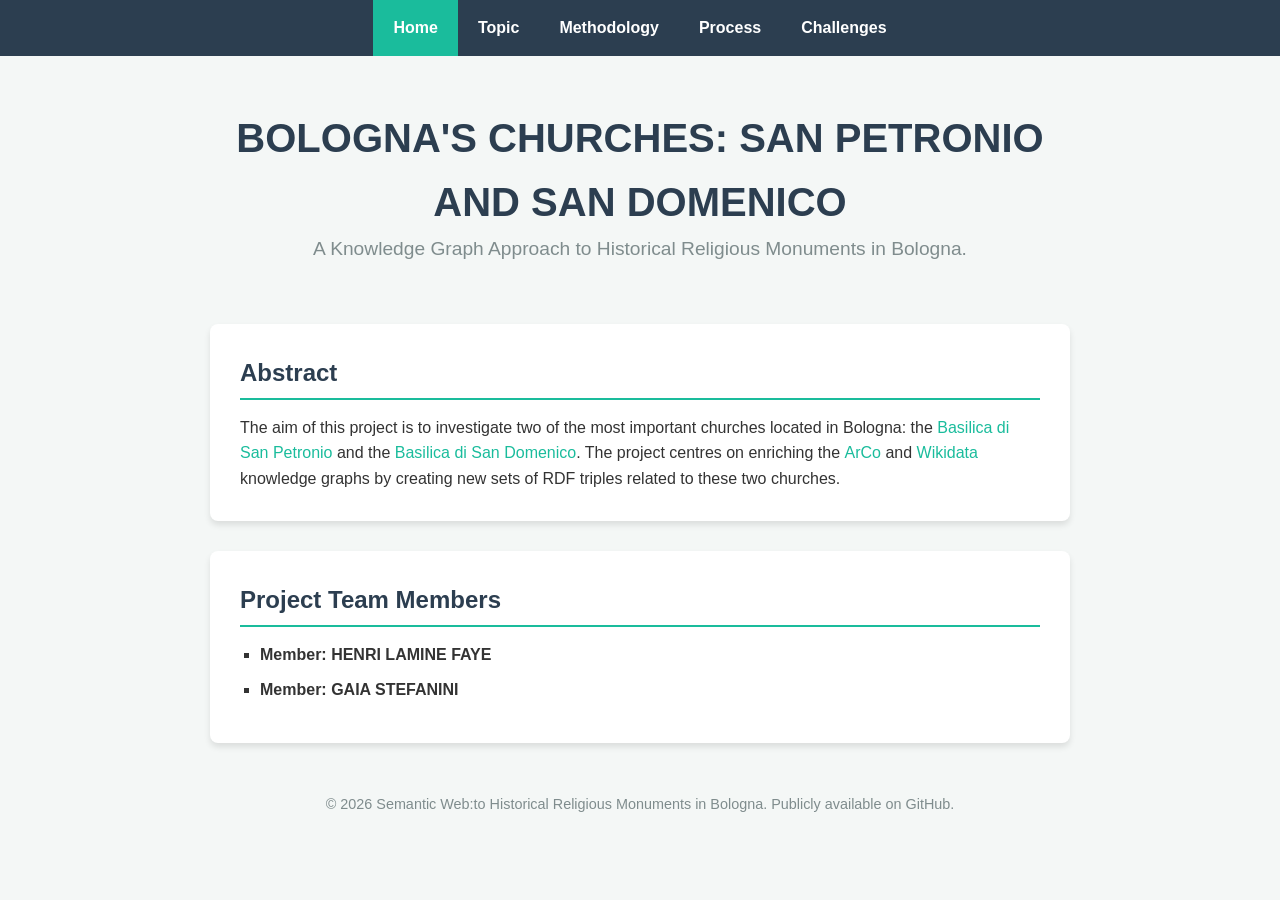
<file: index.html>
<!DOCTYPE html>
<html lang="en">
<head>
    <meta charset="UTF-8">
    <meta name="viewport" content="width=device-width, initial-scale=1.0">
    <title>Home - Semantic Web Project</title>
    <link rel="stylesheet" href="style.css">
</head>
<body>

    <!-- Universal Navigation Menu -->
    <header>
        <nav class="navbar">
            <ul>
                <li><a href="index.html" class="active">Home</a></li>
                <li><a href="topic.html">Topic</a></li>
                <li><a href="methodology.html">Methodology</a></li>
                <li><a href="process.html">Process</a></li>
                <li><a href="challenges.html">Challenges</a></li>
            </ul>
        </nav>
    </header>

    <!-- Main Content Box -->
    <main class="container">
        
        <section class="hero">
            <h1>BOLOGNA'S CHURCHES: SAN PETRONIO AND SAN DOMENICO</h1>
            <p class="subtitle"> A Knowledge Graph Approach to Historical Religious Monuments in Bologna.</p>
        </section>

        <section class="card">
            <h2>Abstract</h2>
            <p>
                The aim of this project is to investigate two of the most important churches located in Bologna: the <a href="https://it.wikipedia.org/wiki/Basilica_di_San_Petronio">Basilica di San Petronio</a> and the <a href="https://it.wikipedia.org/wiki/Basilica_patriarcale_di_San_Domenico">Basilica di San Domenico</a>. The project centres on enriching the <a href="https://dati.beniculturali.it/arco/index.php">ArCo</a> and <a href="https://www.wikidata.org/wiki/Wikidata:Main_Page">Wikidata</a> knowledge graphs by creating new sets of RDF triples related to these two churches. 
                 
            </p>
        </section>

        <section class="card">
            <h2>Project Team Members</h2>
            <ul class="team-list">
                <li><strong>Member: HENRI LAMINE FAYE</strong></li>
                <li><strong>Member: GAIA STEFANINI</strong></li>
            
            </ul>
        </section>

    </main>

    <footer>
        <p>&copy; 2026 Semantic Web:to Historical Religious Monuments in Bologna. Publicly available on GitHub.</p>
    </footer>

</body>
</html>
</file>
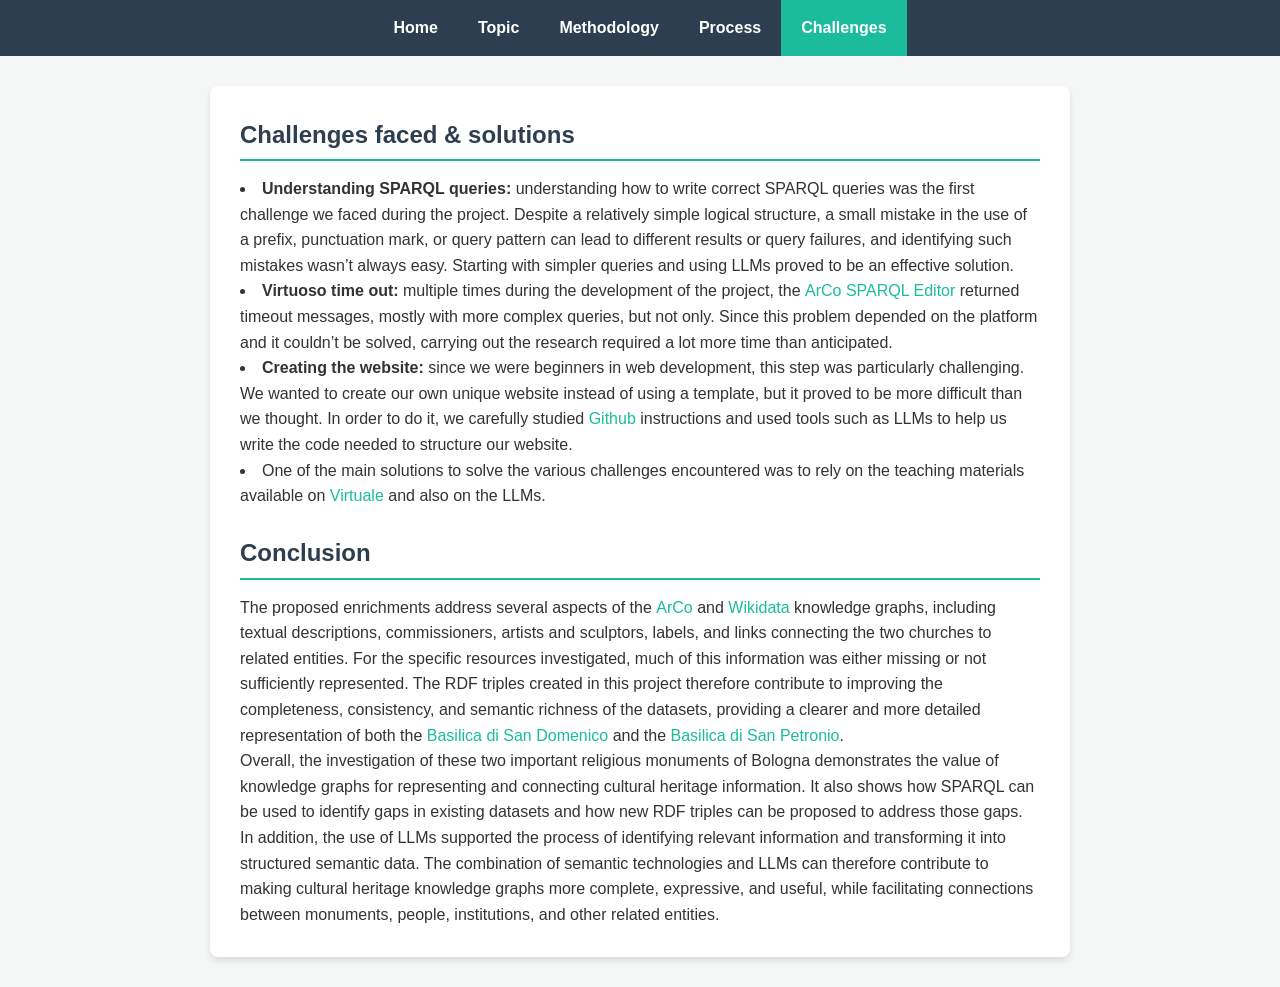
<file: challenges.html>
<!DOCTYPE html>
<html lang="en">
<head>
    <meta charset="UTF-8">
    <title>Challenges - Semantic Web Project</title>
    <link rel="stylesheet" href="style.css">
</head>
<body>
    <header>
        <nav class="navbar">
            <ul>
                <li><a href="index.html">Home</a></li>
                <li><a href="topic.html">Topic</a></li>
                <li><a href="methodology.html">Methodology</a></li>
                <li><a href="process.html">Process</a></li>
                <li><a href="challenges.html" class="active">Challenges</a></li>
            </ul>
        </nav>
    </header>
    <main class="container">
        <section class="card">
            <h2>Challenges faced & solutions</h2>
            <p><li><b>Understanding SPARQL queries:</b> understanding how to write correct SPARQL queries was the first challenge we faced during the project. Despite a relatively simple logical structure, a small mistake in the use of a prefix, punctuation mark, or query pattern can lead to different results or query failures, and identifying such mistakes wasn’t always easy. Starting with simpler queries and using LLMs proved to be an effective solution.</li></p>
                <p></p>
                <p><li><b>Virtuoso time out:</b> multiple times during the development of the project, the <a href="https://dati.cultura.gov.it/sparql">ArCo SPARQL Editor</a> returned timeout messages, mostly with more complex queries, but not only. Since this problem depended on the platform and it couldn’t be solved, carrying out the research required a lot more time than anticipated.</li></p>
                <p></p>
                <p><li><b>Creating the website:</b> since we were beginners in web development, this step was particularly challenging. We wanted to create our own unique website instead of using a template, but it proved to be more difficult than we thought. In order to do it, we carefully studied <a href="https://github.com/">Github</a> instructions and used tools such as LLMs to help us write the code needed to structure our website.</li></p>
                <p></p>        
                <p><li>One of the main solutions to solve the various challenges encountered was to rely on the teaching materials available on <a href="https://virtuale.unibo.it/">Virtuale</a> and also on the LLMs.</li></p>
            <br>
            <h2>Conclusion</h2>
            <p>The proposed enrichments address several aspects of the <a href="https://dati.beniculturali.it/arco/index.php">ArCo</a> and <a href="kidata.org/wiki/Wikidata:Main_Page">Wikidata</a> knowledge graphs, including textual descriptions, commissioners, artists and sculptors, labels, and links connecting the two churches to related entities. For the specific resources investigated, much of this information was either missing or not sufficiently represented. The RDF triples created in this project therefore contribute to improving the completeness, consistency, and semantic richness of the datasets, providing a clearer and more detailed representation of both the <a href="https://it.wikipedia.org/wiki/Basilica_patriarcale_di_San_Domenico">Basilica di San Domenico</a> and the <a href="https://it.wikipedia.org/wiki/Basilica_di_San_Petronio">Basilica di San Petronio</a>.</p>
            <p>Overall, the investigation of these two important religious monuments of Bologna demonstrates the value of knowledge graphs for representing and connecting cultural heritage information. It also shows how SPARQL can be used to identify gaps in existing datasets and how new RDF triples can be proposed to address those gaps. In addition, the use of LLMs supported the process of identifying relevant information and transforming it into structured semantic data. The combination of semantic technologies and LLMs can therefore contribute to making cultural heritage knowledge graphs more complete, expressive, and useful, while facilitating connections between monuments, people, institutions, and other related entities.</p>
        </section>
    </main>
</body>
</html>
</file>
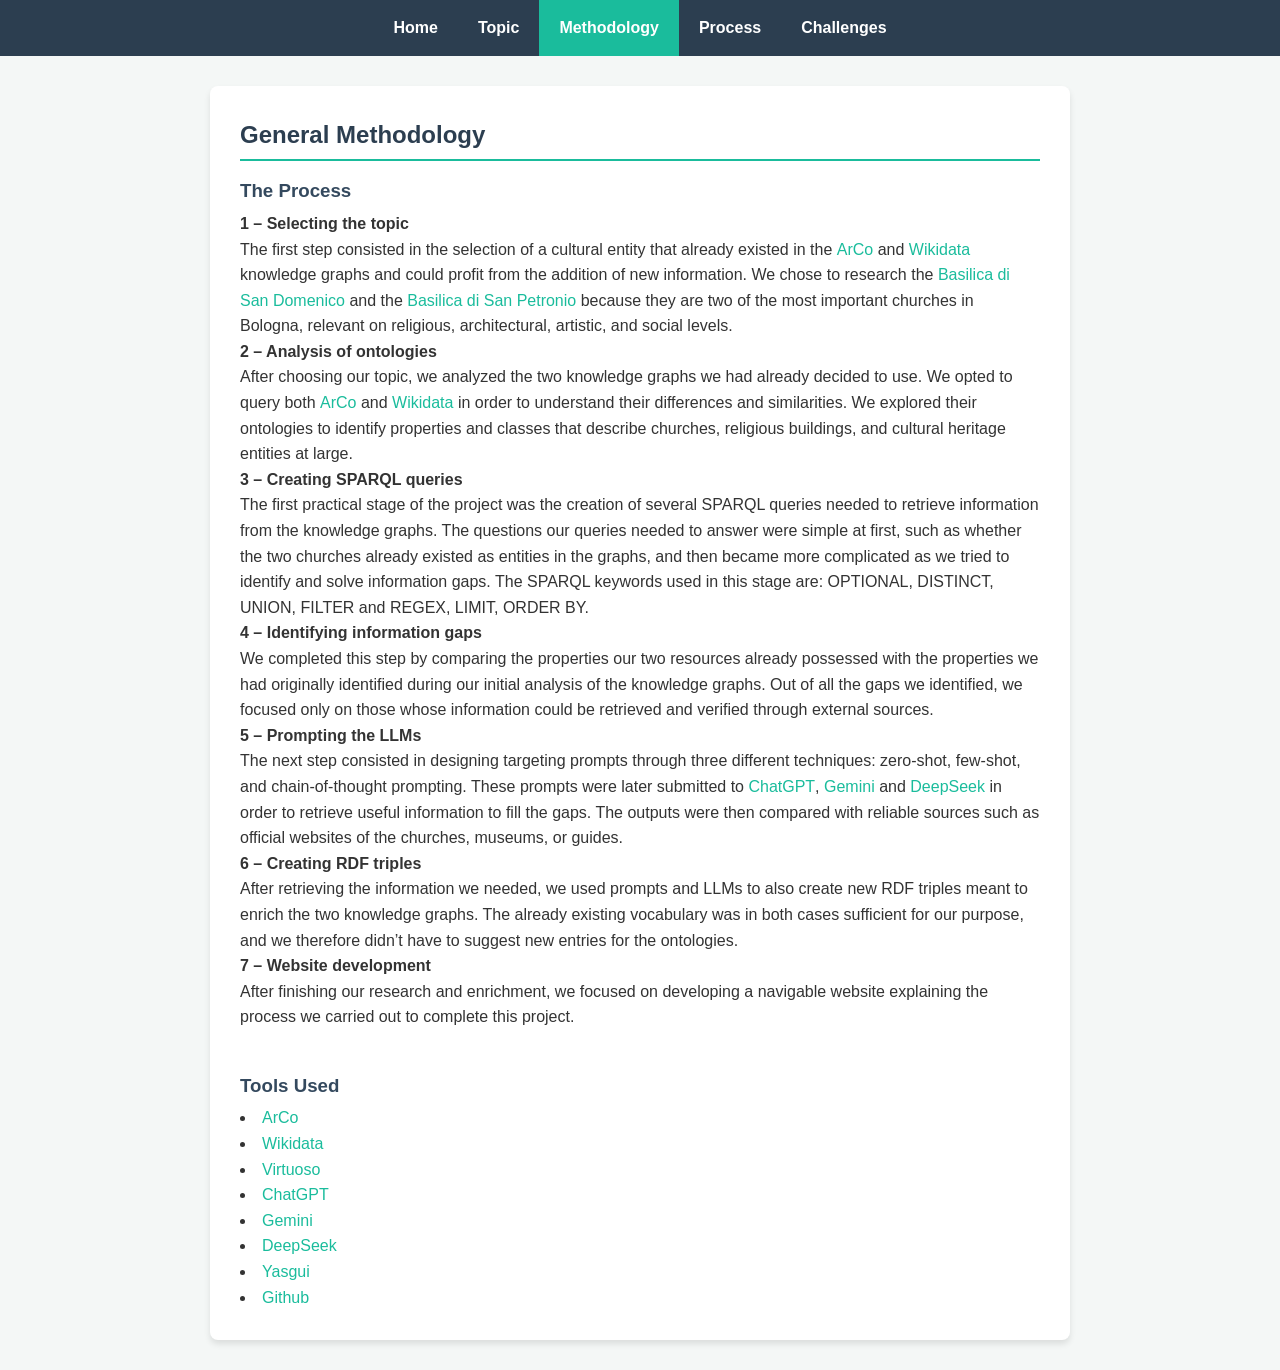
<file: methodology.html>
<!DOCTYPE html>
<html lang="en">
<head>
    <meta charset="UTF-8">
    <title>Methodology - Semantic Web Project</title>
    <link rel="stylesheet" href="style.css">
</head>
<body>
    <header>
        <nav class="navbar">
            <ul>
                <li><a href="index.html">Home</a></li>
                <li><a href="topic.html">Topic</a></li>
                <li><a href="methodology.html" class="active">Methodology</a></li>
                <li><a href="process.html">Process</a></li>
                <li><a href="challenges.html">Challenges</a></li>
            </ul>
        </nav>
    </header>
    <main class="container">
        <section class="card">
            <h2>General Methodology</h2>
            <h3>The Process</h3>
            <h4>1 – Selecting the topic</h4>
            <p>The first step consisted in the selection of a cultural entity that already existed in the <a href="https://dati.beniculturali.it/arco/index.php">ArCo</a> and <a href="https://www.wikidata.org/wiki/Wikidata:Main_Page">Wikidata</a> knowledge graphs and could profit from the addition of new information. We chose to research the <a href="https://it.wikipedia.org/wiki/Basilica_patriarcale_di_San_Domenico">Basilica di San Domenico</a> and the <a href="https://it.wikipedia.org/wiki/Basilica_di_San_Petronio">Basilica di San Petronio</a> because they are two of the most important churches in Bologna, relevant on religious, architectural, artistic, and social levels.</p>
            <h4>2 – Analysis of ontologies</h4>
            <p>After choosing our topic, we analyzed the two knowledge graphs we had already decided to use. We opted to query both <a href="https://dati.beniculturali.it/arco/index.php">ArCo</a> and <a href="https://www.wikidata.org/wiki/Wikidata:Main_Page">Wikidata</a> in order to understand their differences and similarities. We explored their ontologies to identify properties and classes that describe churches, religious buildings, and cultural heritage entities at large.</p>
            <h4>3 – Creating SPARQL queries</h4>
            <p>The first practical stage of the project was the creation of several SPARQL queries needed to retrieve information from the knowledge graphs. The questions our queries needed to answer were simple at first, such as whether the two churches already existed as entities in the graphs, and then became more complicated as we tried to identify and solve information gaps. The SPARQL keywords used in this stage are: OPTIONAL, DISTINCT, UNION, FILTER and REGEX, LIMIT, ORDER BY.</p>
            <h4>4 – Identifying information gaps</h4>
            <p>We completed this step by comparing the properties our two resources already possessed with the properties we had originally identified during our initial analysis of the knowledge graphs. Out of all the gaps we identified, we focused only on those whose information could be retrieved and verified through external sources.</p>
            <h4>5 – Prompting the LLMs</h4>
            <p>The next step consisted in designing targeting prompts through three different techniques: zero-shot, few-shot, and chain-of-thought prompting. These prompts were later submitted to <a href="https://chatgpt.com/">ChatGPT</a>, <a href="https://gemini.google.com/?hl=it">Gemini</a> and <a href="https://www.deepseek.com/">DeepSeek</a> in order to retrieve useful information to fill the gaps. The outputs were then compared with reliable sources such as official websites of the churches, museums, or guides.</p>
            <h4>6 – Creating RDF triples</h4>
            <p>After retrieving the information we needed, we used prompts and LLMs to also create new RDF triples meant to enrich the two knowledge graphs. The already existing vocabulary was in both cases sufficient for our purpose, and we therefore didn’t have to suggest new entries for the ontologies.</p>
            <h4>7 – Website development</h4>
            <p>After finishing our research and enrichment, we focused on developing a navigable website explaining the process we carried out to complete this project.</p>
            <br>
            <h3>Tools Used</h3>
            <p><li><a href="https://dati.beniculturali.it/arco/index.php">ArCo</a></li></p>
            <p><li><a href="https://www.wikidata.org/wiki/Wikidata:Main_Page">Wikidata</a></li></p>
            <p><li><a href="https://dati.cultura.gov.it/sparql">Virtuoso</a></li></p>
            <p><li><a href="https://chatgpt.com/">ChatGPT</a></li></p>
            <p><li><a href="https://gemini.google.com/?hl=it">Gemini</a></li></p>
            <p><li><a href="https://www.deepseek.com/">DeepSeek</a></li></p>
            <p><li><a href="https://yasgui.triply.cc/">Yasgui</a></li></p>
            <p><li><a href="https://github.com/">Github</a></li></p>
        </section>
    </main>
</body>
</html>
</file>
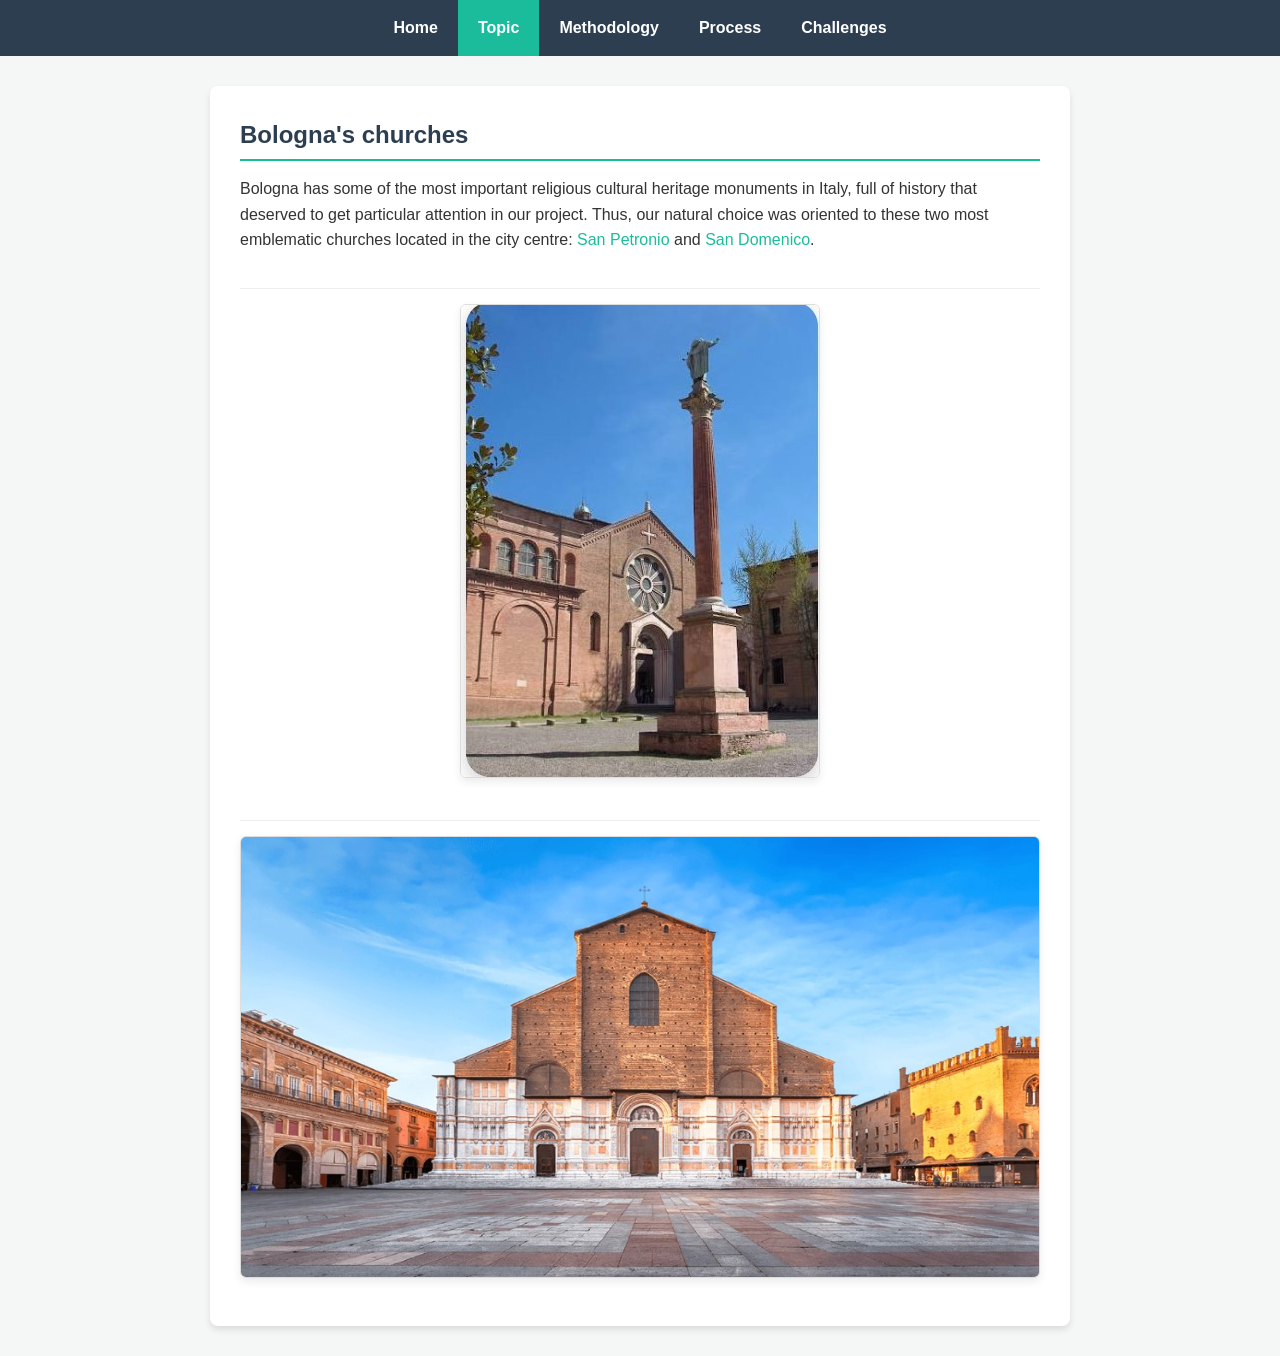
<file: topic.html>
<!DOCTYPE html>
<html lang="en">
<head>
    <meta charset="UTF-8">
    <meta name="viewport" content="width=device-width, initial-scale=1.0">
    <title>Topic - Semantic Web Project</title>
    <link rel="stylesheet" href="style.css">
</head>
<body>

    <header>
        <nav class="navbar">
            <ul>
                <li><a href="index.html">Home</a></li>
                <li><a href="topic.html" class="active">Topic</a></li>
                <li><a href="methodology.html">Methodology</a></li>
                <li><a href="process.html">Process</a></li>
                <li><a href="challenges.html">Challenges</a></li>
            </ul>
        </nav>
    </header>
    
    <main class="container">
        <section class="card">
            <h2>Bologna's churches</h2>
            
            <!-- Your original text and custom styled links preserved exactly -->
            <p>
                Bologna has some of the most important religious cultural heritage monuments in Italy, full of history that deserved to get particular attention in our project. Thus, our natural choice was oriented to these two most emblematic churches located in the city centre: <a href="https://it.wikipedia.org/wiki/Basilica_di_San_Petronio">San Petronio</a> and <a href="https://it.wikipedia.org/wiki/Basilica_patriarcale_di_San_Domenico">San Domenico</a>.
            </p>

            <!-- PICTURE 1: SAN PETRONIO -->
            <div style="text-align: center; margin: 35px 0 20px 0; padding-top: 15px; border-top: 1px solid #eee;">
                <img src="topic-image1.jpg" alt="San Petronio Screenshot" style="max-width:100%; height:auto; border: 1px solid #ddd; border-radius: 6px; box-shadow: 0 4px 8px rgba(0,0,0,0.08);">
                <p style="font-size: 0.9rem; color: #666; font-style: italic; margin-top: 10px;"> </p>
            </div>

            <!-- PICTURE 2: SAN DOMENICO -->
            <div style="text-align: center; margin: 35px 0 10px 0; padding-top: 15px; border-top: 1px solid #eee;">
                <img src="topic-image2.png.jpg" alt="San Domenico Screenshot" style="max-width:100%; height:auto; border: 1px solid #ddd; border-radius: 6px; box-shadow: 0 4px 8px rgba(0,0,0,0.08);">
                <p style="font-size: 0.9rem; color: #666; font-style: italic; margin-top: 10px;"> </p>
            </div>

        </section>
    </main>

</body>
</html>
</file>
<file: style.css>
/* Reset basic spacing */
* {
    margin: 0;
    padding: 0;
    box-sizing: border-box;
}

body {
    font-family: 'Segoe UI', Tahoma, Geneva, Verdana, sans-serif;
    background-color: #f4f7f6;
    color: #333;
    line-height: 1.6;
}

/* Universal Navigation Menu Styling */
header {
    background-color: #2c3e50;
    position: sticky;
    top: 0;
    z-index: 1000;
}

.navbar ul {
    list-style: none;
    display: flex;
    justify-content: center;
}

.navbar li a {
    display: block;
    color: #fff;
    text-decoration: none;
    padding: 15px 20px;
    font-weight: bold;
    transition: background 0.3s;
}

.navbar li a:hover, .navbar li a.active {
    background-color: #1abc9c;
}

/* Container & Layout elements */
.container {
    max-width: 900px;
    margin: 30px auto;
    padding: 0 20px;
}

.hero {
    text-align: center;
    margin-bottom: 40px;
    padding: 20px 0;
}

.hero h1 {
    font-size: 2.5rem;
    color: #2c3e50;
}

.subtitle {
    color: #7f8c8d;
    font-size: 1.2rem;
}

.card {
    background: #fff;
    padding: 30px;
    border-radius: 8px;
    margin-bottom: 30px;
    box-shadow: 0 4px 6px rgba(0,0,0,0.1);
}

.card h2 {
    color: #2c3e50;
    margin-bottom: 15px;
    border-bottom: 2px solid #1abc9c;
    padding-bottom: 5px;
}

.card h3 {
    color: #34495e;
    margin: 15px 0 5px 0;
}

/* Hyperlink Styles */
a {
    color: #1abc9c;
    text-decoration: none;
    font-weight: 500;
}

a:hover {
    text-decoration: underline;
}

/* Lists */
.team-list {
    list-style-type: square;
    margin-left: 20px;
}

.team-list li {
    margin-bottom: 10px;
}

footer {
    text-align: center;
    padding: 20px;
    color: #7f8c8d;
    font-size: 0.9rem;
}
</file>
